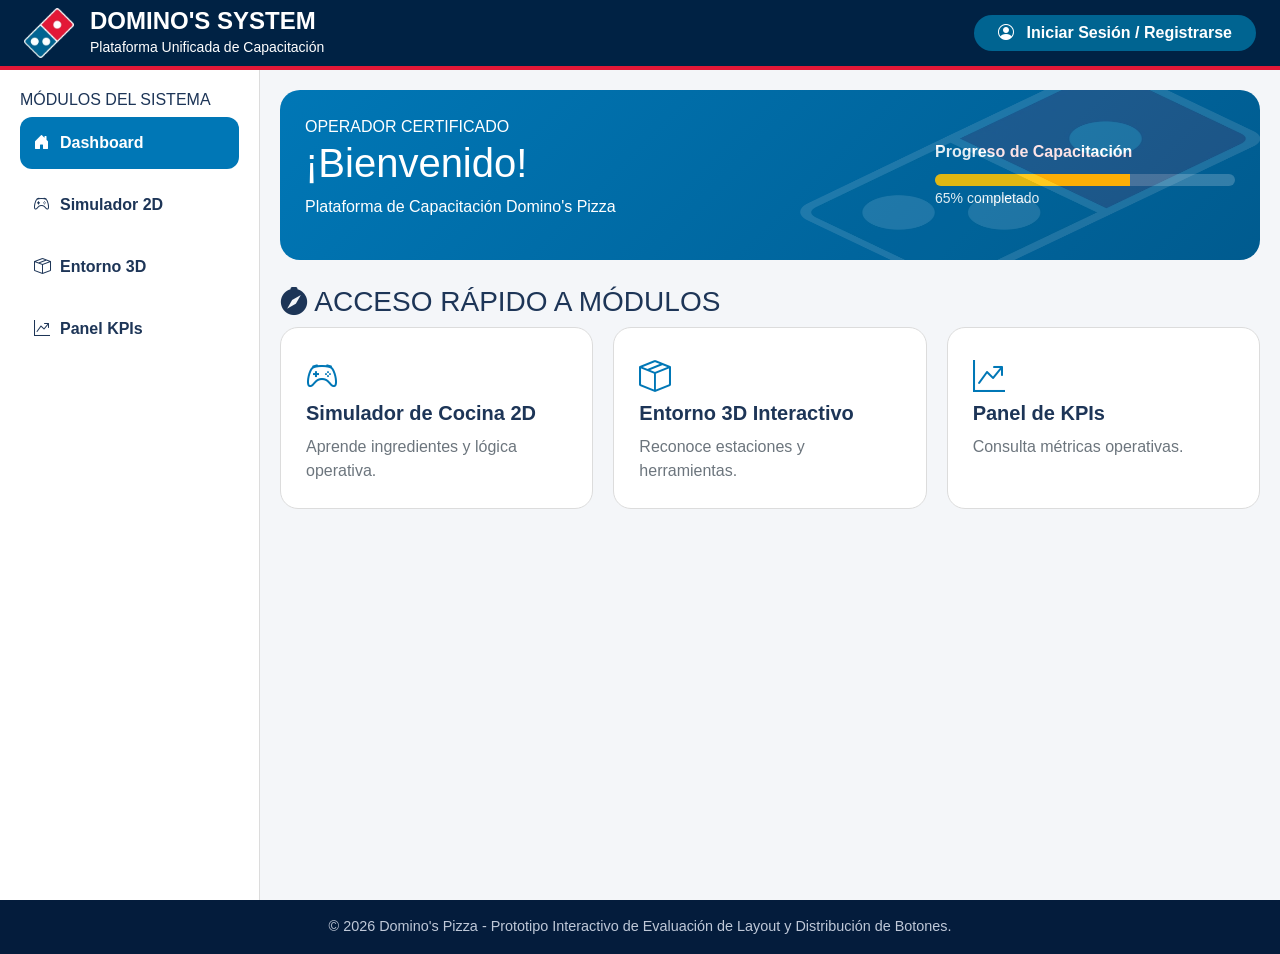
<file: index.html>
<!DOCTYPE html>
<html lang="es">
<head>

    <meta charset="UTF-8">
    <meta name="viewport" content="width=device-width, initial-scale=1.0">

    <title>Domino's System</title>

    <meta name="description" content="Domino's System: plataforma unificada de capacitación para empleados de Domino's Pizza, con simulador 2D, entorno 3D interactivo y panel de KPIs.">

    <!-- BOOTSTRAP -->
    <link rel="stylesheet" href="css/bootstrap.min.css">

    <!-- BOOTSTRAP ICONS (carga no bloqueante: no es crítico para el primer render) -->
    <link rel="stylesheet" href="./css/bootstrap-icons.min.css" media="print" onload="this.media='all'">
    <noscript><link rel="stylesheet" href="./css/bootstrap-icons.min.css"></noscript>

    <!-- CSS -->
    <link rel="stylesheet" href="css/styles.css">

</head>

<body>

<header class="topbar d-flex justify-content-between align-items-center px-4">

    <!-- Sección Izquierda: Menú y Logo -->
    <div class="d-flex align-items-center gap-3">

        <button class="menu-btn" id="menuBtn">
            <i class="bi bi-list"></i>
        </button>

        <div class="d-flex align-items-center gap-3">

            <!-- LOGO CLICKEABLE -->
            <a href="index.html" class="logo-container">
                <img src="images/logo-icon.webp" alt="Domino's Pizza" class="logo-dominos" width="128" height="128">
            </a>

            <div>
                <h4 class="m-0 fw-bold">
                    DOMINO'S SYSTEM
                </h4>
                <small>
                    Plataforma Unificada de Capacitación
                </small>
            </div>

        </div>

    </div>
    
    <!-- Sección Derecha: Botón de Login -->
    <div>
        <a href="login.html" class="btn btn-primary fw-bold rounded-pill px-4" style="background-color: #006491; border: none;">
            <i class="bi bi-person-circle me-2"></i> Iniciar Sesión / Registrarse
        </a>
    </div>

</header>

<div class="layout">

    <!-- SIDEBAR -->

    <aside class="sidebar" id="sidebar">

        <h6 class="sidebar-title">
            MÓDULOS DEL SISTEMA
        </h6>

        <ul>

            <li>
                <a href="index.html" class="active">
                    <i class="bi bi-house-door-fill"></i>
                    Dashboard
                </a>
            </li>

            <li>
                <a href="modules/simulador-2d/index.html">
                    <i class="bi bi-controller"></i>
                    Simulador 2D
                </a>
            </li>

            <li>
                <a href="modules/entorno-3d/index.html">
                    <i class="bi bi-box-seam"></i>
                    Entorno 3D
                </a>
            </li>

            <li>
                <a href="modules/panel-kpis/index.html">
                    <i class="bi bi-graph-up-arrow"></i>
                    Panel KPIs
                </a>
            </li>

        </ul>

    </aside>

    <!-- MAIN -->

    <main class="main-content">

        <!-- BIENVENIDA -->

        <section class="welcome-card">

            <!-- IMAGEN DECORATIVA TRANSPARENTE -->
            <img
                src="images/logo-decorativo.webp"
                alt="Decoración"
                class="welcome-bg-image"
                width="460"
                height="460">

            <div class="welcome-wrapper">

                <div>

                    <span class="badge-custom">
                        OPERADOR CERTIFICADO
                    </span>

                    <h1 class="welcome-title">
                        ¡Bienvenido!
                    </h1>

                    <p>
                        Plataforma de Capacitación Domino's Pizza
                    </p>

                </div>

                <div class="progress-box">

                    <p class="mb-2 fw-semibold">
                        Progreso de Capacitación
                    </p>

                    <div class="progress-custom">
                        <div></div>
                    </div>

                    <small>
                        65% completado
                    </small>

                </div>

            </div>

        </section>

        <!-- TITULO -->

        <div class="section-header">

            <h3>
                <i class="bi bi-compass-fill"></i>
                ACCESO RÁPIDO A MÓDULOS
            </h3>

        </div>

        <!-- TARJETAS -->

        <div class="cards-grid">

            <a href="modules/simulador-2d/index.html" class="module-card">
                <i class="bi bi-controller"></i>
                <h5>
                    Simulador de Cocina 2D
                </h5>
                <p>
                    Aprende ingredientes y lógica operativa.
                </p>
            </a>

            <a href="modules/entorno-3d/index.html" class="module-card">
                <i class="bi bi-box-seam"></i>
                <h5>
                    Entorno 3D Interactivo
                </h5>
                <p>
                    Reconoce estaciones y herramientas.
                </p>
            </a>

            <a href="modules/panel-kpis/index.html" class="module-card">
                <i class="bi bi-graph-up-arrow"></i>
                <h5>
                    Panel de KPIs
                </h5>
                <p>
                    Consulta métricas operativas.
                </p>
            </a>

        </div>

    </main>

</div>

<!-- FOOTER -->

<footer class="footer">
    © 2026 Domino's Pizza - Prototipo Interactivo de Evaluación de Layout y Distribución de Botones.
</footer>

<script src="js/bootstrap.bundle.min.js"></script>
<script src="js/main.js"></script>

</body>
</html>
</file>
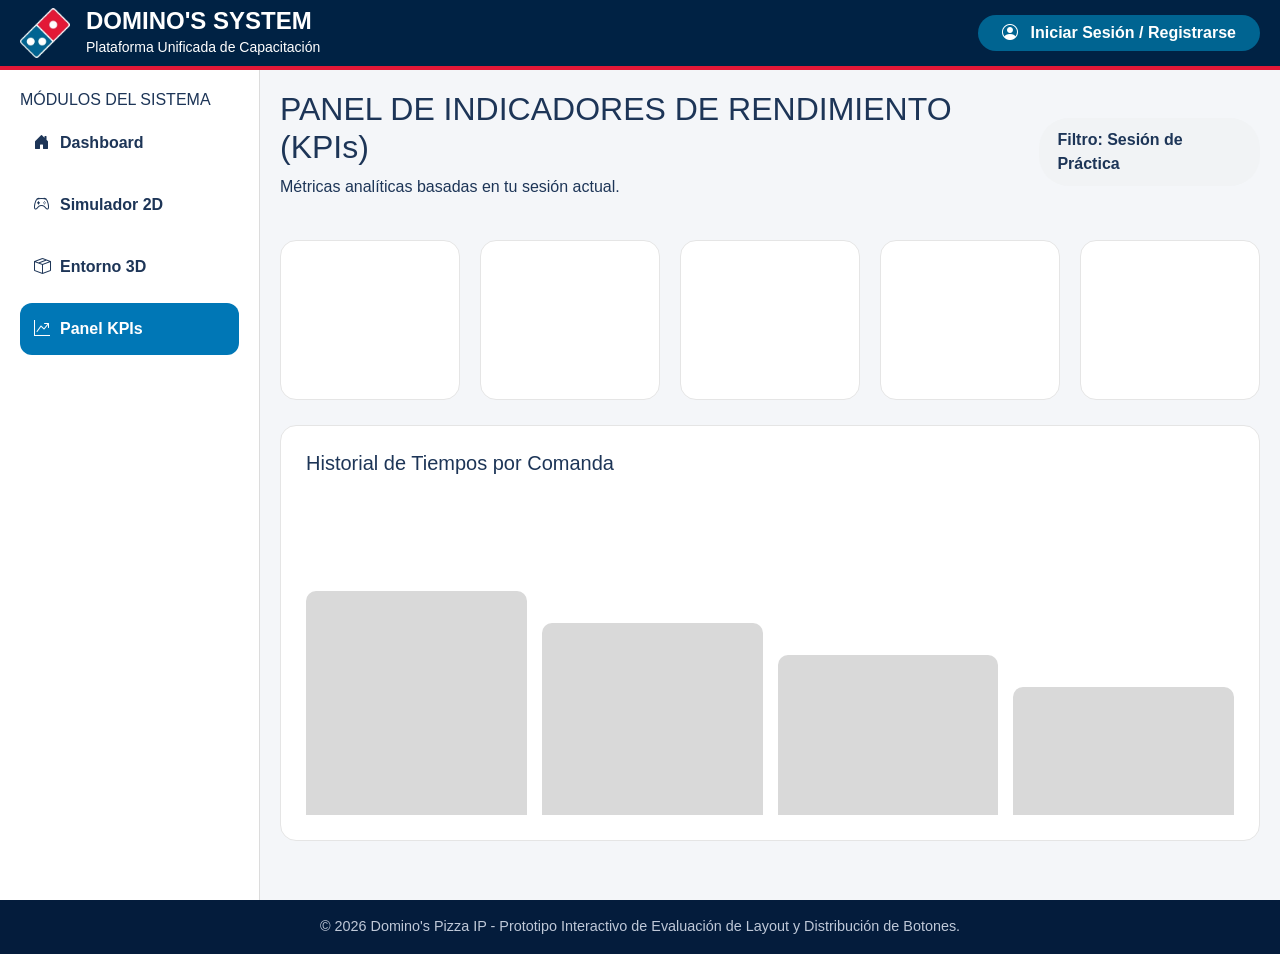
<file: modules/panel-kpis/index.html>
<!DOCTYPE html>
<html lang="es">
<head>

    <meta charset="UTF-8">
    <meta name="viewport" content="width=device-width, initial-scale=1.0">

    <title>Panel KPIs</title>

    <link rel="stylesheet" href="../../css/bootstrap.min.css">

    <link rel="stylesheet"
    href="../../css/bootstrap-icons.min.css">

    <link rel="stylesheet" href="../../css/styles.css">

</head>

<body>

<header class="topbar">

    <div class="d-flex align-items-center gap-3">

        <button class="menu-btn" id="menuBtn">
            <i class="bi bi-list"></i>
        </button>

        <div class="d-flex align-items-center gap-3">

            <!-- LOGO CLICKEABLE -->
            <a href="../../index.html" class="logo-container">

                <img
                    src="../../images/logo-icon.webp"
                    alt="Domino's Pizza"
                    class="logo-dominos"
                    width="128"
                    height="128">

            </a>

            <div>

                <h4 class="m-0 fw-bold">
                    DOMINO'S SYSTEM
                </h4>

                <small>
                    Plataforma Unificada de Capacitación
                </small>

            </div>

        </div>

    </div>

            <!-- Sección Derecha: Botón de Login -->
    <div>
        <a href="../../login.html" class="btn btn-primary fw-bold rounded-pill px-4" style="background-color: #006491; border: none;">
            <i class="bi bi-person-circle me-2"></i> Iniciar Sesión / Registrarse
        </a>
    </div>


</header>

<div class="layout">

    <!-- SIDEBAR -->

    <aside class="sidebar" id="sidebar">

        <h6 class="sidebar-title">
            MÓDULOS DEL SISTEMA
        </h6>

        <ul>

            <li>
                <a href="../../index.html">
                    <i class="bi bi-house-door-fill"></i>
                    Dashboard
                </a>
            </li>

            <li>
                <a href="../simulador-2d/index.html">
                    <i class="bi bi-controller"></i>
                    Simulador 2D
                </a>
            </li>

            <li>
                <a href="../entorno-3d/index.html">
                    <i class="bi bi-box-seam"></i>
                    Entorno 3D
                </a>
            </li>

            <li>
                <a href="#" class="active">
                    <i class="bi bi-graph-up-arrow"></i>
                    Panel KPIs
                </a>
            </li>

        </ul>

    </aside>

    <!-- MAIN CONTENT -->

    <main class="main-content">

        <!-- HEADER -->

        <section class="kpi-header">

            <div>

                <h2>
                    PANEL DE INDICADORES DE RENDIMIENTO (KPIs)
                </h2>

                <p>
                    Métricas analíticas basadas en tu sesión actual.
                </p>

            </div>

            <div class="kpi-filter">
                Filtro: Sesión de Práctica
            </div>

        </section>

        <!-- TARJETAS KPI -->

        <section class="kpi-cards">

            <div class="kpi-card"></div>

            <div class="kpi-card"></div>

            <div class="kpi-card"></div>

            <div class="kpi-card"></div>

            <div class="kpi-card"></div>

        </section>

        <!-- GRAFICA -->

        <section class="kpi-chart">

            <h5>
                Historial de Tiempos por Comanda
            </h5>

            <div class="chart-placeholder">

                <div class="bar bar-1"></div>

                <div class="bar bar-2"></div>

                <div class="bar bar-3"></div>

                <div class="bar bar-4"></div>

            </div>

        </section>

    </main>

</div>

<script src="../../js/bootstrap.bundle.min.js"></script>
<script src="../../js/main.js"></script>

<footer class="footer">
    © 2026 Domino's Pizza IP - Prototipo Interactivo de Evaluación de Layout y Distribución de Botones.
</footer>

</body>
</html>
</file>
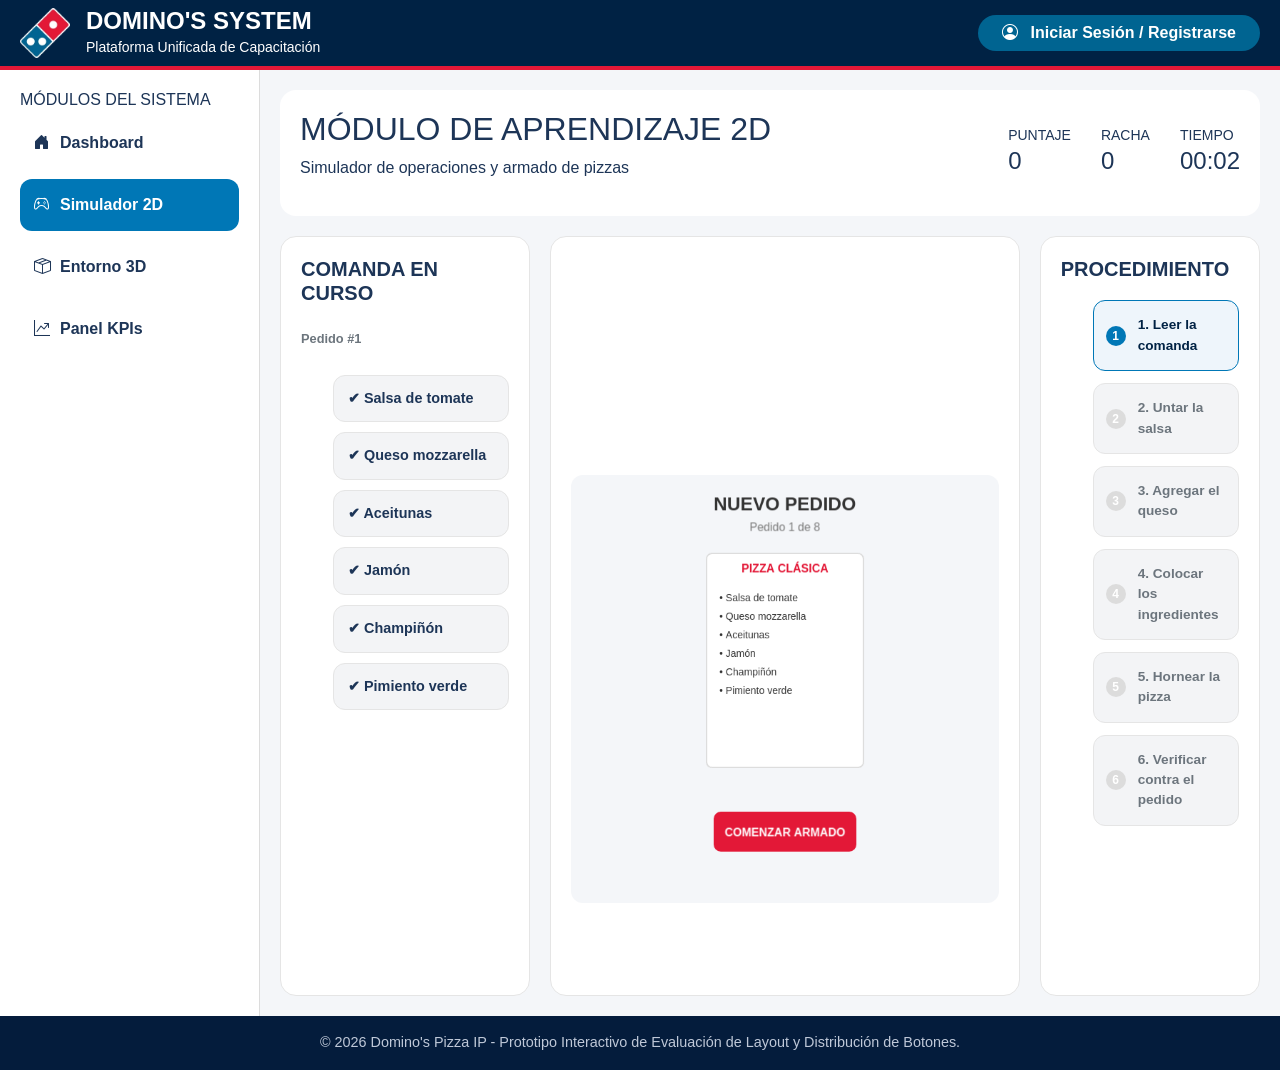
<file: modules/simulador-2d/index.html>
<!DOCTYPE html>
<html lang="es">
<head>

    <meta charset="UTF-8">
    <meta name="viewport" content="width=device-width, initial-scale=1.0">

    <title>Simulador 2D</title>

    <meta name="description" content="Simulador 2D de armado de pizzas de Domino's: practica ingredientes, procedimientos y tiempos de preparación en un entorno de capacitación interactivo.">

    <link rel="stylesheet" href="../../css/bootstrap.min.css">

    <link rel="stylesheet" href="../../css/bootstrap-icons.min.css" media="print" onload="this.media='all'">
    <noscript><link rel="stylesheet" href="../../css/bootstrap-icons.min.css"></noscript>

    <link rel="stylesheet" href="../../css/styles.css">
    

</head>

<body>

<header class="topbar">

    <div class="d-flex align-items-center gap-3">

        <button class="menu-btn" id="menuBtn">
            <i class="bi bi-list"></i>
        </button>

        <div class="d-flex align-items-center gap-3">

            <!-- LOGO CLICKEABLE -->
            <a href="../../index.html" class="logo-container">

                <img
                    src="../../images/logo-icon.webp"
                    alt="Domino's Pizza"
                    class="logo-dominos"
                    width="128"
                    height="128">

            </a>

            <div>

                <h4 class="m-0 fw-bold">
                    DOMINO'S SYSTEM
                </h4>

                <small>
                    Plataforma Unificada de Capacitación
                </small>

            </div>

        </div>

    </div>

            <!-- Sección Derecha: Botón de Login -->
    <div>
        <a href="../../login.html" class="btn btn-primary fw-bold rounded-pill px-4" style="background-color: #006491; border: none;">
            <i class="bi bi-person-circle me-2"></i> Iniciar Sesión / Registrarse
        </a>
    </div>


</header>

<div class="layout">

    <!-- SIDEBAR -->

    <aside class="sidebar" id="sidebar">

        <h6 class="sidebar-title">
            MÓDULOS DEL SISTEMA
        </h6>

        <ul>

            <li>
                <a href="../../index.html">
                    <i class="bi bi-house-door-fill"></i>
                    Dashboard
                </a>
            </li>

            <li>
                <a href="#" class="active">
                    <i class="bi bi-controller"></i>
                    Simulador 2D
                </a>
            </li>

            <li>
                <a href="../entorno-3d/index.html">
                    <i class="bi bi-box-seam"></i>
                    Entorno 3D
                </a>
            </li>

            <li>
                <a href="../panel-kpis/index.html">
                    <i class="bi bi-graph-up-arrow"></i>
                    Panel KPIs
                </a>
            </li>

        </ul>

    </aside>

    <!-- MAIN -->

    <main class="main-content">

        <!-- BANNER SUPERIOR -->

        <section class="module-banner">

            <div>

                <h2>
                    MÓDULO DE APRENDIZAJE 2D
                </h2>

                <p>
                    Simulador de operaciones y armado de pizzas
                </p>

            </div>

            <div class="module-stats">

                <div>
                    <small>PUNTAJE</small>
                    <h4>0</h4>
                </div>

                <div>
                    <small>RACHA</small>
                    <h4>0</h4>
                </div>

                <div>
                    <small>TIEMPO</small>
                    <h4>00:00</h4>
                </div>

            </div>

        </section>

        <!-- CONTENIDO PRINCIPAL -->

        <div class="simulator-layout">

            <!-- PANEL IZQUIERDO -->

            <section class="sim-card info-panel">

                <h5>COMANDA EN CURSO</h5>

                <div class="placeholder-box"></div>

                <div class="placeholder-box"></div>

                <div class="placeholder-box"></div>

                <div class="placeholder-box"></div>

                <div class="placeholder-box"></div>

            </section>

            <!-- PANEL CENTRAL -->

                <section class="sim-card simulator-panel">

                    <div id="game-container"></div>

                </section>

            <!-- PANEL DERECHO -->

            <section class="sim-card process-panel">

                <h5>PROCEDIMIENTO</h5>
                

                <div class="step-placeholder"></div>

                <div class="step-placeholder"></div>

                <div class="step-placeholder"></div>

                <div class="step-placeholder"></div>

                <hr>

                <div class="action-placeholder"></div>

                <div class="action-placeholder"></div>

            </section>

        </div>

    </main>

</div>

<script src="../../js/bootstrap.bundle.min.js"></script>
<script src="../../js/main.js"></script>
<script src="../../js/phaser.min.js"></script>
<script src="../../js/game.js"></script>

<footer class="footer">
    © 2026 Domino's Pizza IP - Prototipo Interactivo de Evaluación de Layout y Distribución de Botones.
</footer>

</body>
</html>
</file>
<file: css/styles.css>
/* =========================================
   RESET
========================================= */

*{
  margin:0;
  padding:0;
  box-sizing:border-box;
}

body{
  font-family:Arial, sans-serif;
  background:#f4f6f9;
  overflow-x:hidden;
  color:#1d3557;
}

/* =========================================
   PALETA DE COLORES
========================================= */

/*

AZUL PRINCIPAL:
#0077b6

AZUL OSCURO:
#002244

ROJO:
#e31837

VERDE:
#13b97d

GRIS CLARO:
#f4f6f9

BORDES:
#dcdcdc

*/

/* =========================================
   NAVBAR
========================================= */

.topbar{
  height:70px;
  background:#002244;
  border-bottom:4px solid #e31837;
  display:flex;
  align-items:center;
  justify-content:space-between;
  padding:0 20px;
  position:sticky;
  top:0;
  z-index:1000;
  color:white;
}

.menu-btn{
  border:none;
  background:none;
  font-size:22px;
  display:none;
  color:white;
  cursor:pointer;
}

/* =========================================
   LAYOUT
========================================= */

.layout{
  display:flex;
  min-height:calc(100vh - 70px);
}

/* =========================================
   SIDEBAR
========================================= */

.sidebar{
  width:260px;
  background:white;
  border-right:1px solid #dcdcdc;
  padding:20px;
  transition:.3s;
}

.sidebar ul{
  list-style:none;
  padding-left:0;
}

.sidebar ul li{
  margin-bottom:10px;
}

.sidebar ul li a{
  display:flex;
  align-items:center;
  gap:10px;
  text-decoration:none;
  color:#1d3557;
  padding:14px;
  border-radius:12px;
  font-weight:600;
  transition:.3s;
}

.sidebar ul li a:hover{
  background:#eef5fb;
}

.sidebar ul li a.active{
  background:#0077b6;
  color:white;
}

/* =========================================
   MAIN
========================================= */

.main-content{
  flex:1;
  padding:20px;
  width:100%;
}

/* =========================================
   WELCOME CARD
========================================= */

.welcome-card{
  background:linear-gradient(
    135deg,
    #0077b6,
    #005b8f
  );

  color:white;
  border-radius:20px;
  padding:25px;
  margin-bottom:25px;
}

.welcome-wrapper{
  display:flex;
  justify-content:space-between;
  align-items:center;
  gap:20px;
  flex-wrap:wrap;
}

.progress-box{
  width:300px;
  max-width:100%;
}

.progress-custom{
  width:100%;
  height:12px;
  background:rgba(255,255,255,.2);
  border-radius:20px;
  overflow:hidden;
  margin-top:10px;
}

.progress-custom div{
  width:65%;
  height:100%;
  background:#ffc300;
}

/* =========================================
   GRID
========================================= */

.cards-grid{
  display:grid;
  grid-template-columns:repeat(
    auto-fit,
    minmax(250px,1fr)
  );

  gap:20px;
}

/* =========================================
   MODULE CARDS
========================================= */

.module-card{
  background:white;
  border:1px solid #dcdcdc;
  border-radius:18px;
  padding:25px;
  text-decoration:none;
  color:#1d3557;

  transition:
    transform .25s ease,
    box-shadow .25s ease,
    border-color .25s ease;
}

.module-card:hover{
  transform:translateY(-6px);

  box-shadow:
    0 10px 25px rgba(0,0,0,.08);

  border-color:#0077b6;
}

.module-card i{
  font-size:32px;
  margin-bottom:15px;
  color:#0077b6;
}

.module-card h5{
  margin-bottom:10px;
  font-weight:700;
}

.module-card p{
  color:#6c757d;
  margin:0;
}

/* =========================================
   DEVELOPMENT BOX
========================================= */

.development-box{
  background:white;
  border:1px solid #dcdcdc;
  border-radius:18px;
  padding:60px 20px;
  text-align:center;
}

.development-box h2{
  margin-bottom:15px;
  color:#0077b6;
}

/* =========================================
   RESPONSIVE
========================================= */

@media(max-width:991px){

  .menu-btn{
    display:block;
  }

  .sidebar{
    position:fixed;
    left:-100%;
    top:70px;
    width:250px;
    height:100%;
    z-index:1000;
  }

  .sidebar.show{
    left:0;
  }

  .layout{
    flex-direction:column;
  }

  .main-content{
    width:100%;
    padding:15px;
  }

  .welcome-wrapper{
    flex-direction:column;
    align-items:flex-start;
  }

  .progress-box{
    width:100%;
  }

}

@media(max-width:576px){

  .main-content{
    padding:10px;
  }

  .cards-grid{
    grid-template-columns:1fr;
  }

  .welcome-card{
    padding:20px;
  }

  .module-card{
    padding:20px;
  }

}

/* =========================================
   LOGO DOMINO'S
========================================= */

.logo-container{
    display:flex;
    align-items:center;
    justify-content:center;
}

.logo-dominos{
    width:55px;
    height:auto;
    object-fit:contain;
}

@media (max-width:768px){

    .logo-dominos{
        width:40px;
    }

    .topbar h4{
        font-size:1rem;
    }

    .topbar small{
        font-size:.75rem;
    }

}

/* ===================================
   MODULO SIMULADOR
=================================== */

.module-banner{
    background:#fff;
    border-radius:16px;
    padding:20px;
    margin-bottom:20px;
    display:flex;
    justify-content:space-between;
    align-items:center;
    gap:20px;
}

.module-stats{
    display:flex;
    gap:30px;
}

.simulator-layout{
    display:grid;
    grid-template-columns:
        0.85fr
        1.6fr
        0.75fr;
    gap:20px;
}

.entorno-layout {
    display: flex;
    flex-direction: column;
    gap: 20px;
}

.sim-card{
    background:#fff;
    border-radius:16px;
    padding:20px;
    min-height:500px;
    border:1px solid #e5e5e5;
}

/* ===================================
   ENTORNO 3D - CORRECCIONES
=================================== */

/* Quitar padding solo al contenedor del 3D para que no tenga bordes blancos */
.viewer-panel {
    padding: 0;
    overflow: hidden;
}

/* Quitar el margen fantasma del canvas */
#scene-container canvas {
    display: block;
    outline: none;
}

.simulator-panel{
    min-height:760px;
}

/* IZQUIERDA */

.info-panel{
    display:flex;
    flex-direction:column;
    gap:20px;
}

.placeholder-box{
    height:100px;
    border-radius:12px;
    background:#f3f4f6;
}

/* CENTRO */

.simulator-panel{
    display:flex;
    flex-direction:column;
    justify-content:center;
    align-items:center;
}

.pizza-placeholder{
    width:320px;
    height:320px;
    border-radius:50%;
    background:#d9d9d9;
}

.controls-placeholder{
    display:flex;
    gap:15px;
    margin-top:30px;
}

.controls-placeholder div{
    width:18px;
    height:18px;
    border-radius:50%;
    background:#cfcfcf;
}

/* DERECHA */

.process-panel{
    display:flex;
    flex-direction:column;
    gap:15px;
}

.step-placeholder{
    height:60px;
    border-radius:12px;
    background:#f3f4f6;
}

.action-placeholder{
    height:50px;
    border-radius:12px;
    background:#e0e0e0;
}

/* ===================================
   RESPONSIVE
=================================== */

@media (max-width:1200px){
    .simulator-layout{
        grid-template-columns:1fr;
    }
    .sim-card{
        min-height:auto;
    }
}

@media (max-width:768px){
    .module-banner{
        flex-direction:column;
        align-items:flex-start;
    }
    .module-stats{
        width:100%;
        justify-content:space-between;
    }
    .pizza-placeholder{
        width:220px;
        height:220px;
    }
}

/* =====================================
   PANEL KPIs
===================================== */

.kpi-header{
    display:flex;
    justify-content:space-between;
    align-items:center;
    gap:20px;
    margin-bottom:25px;
}

.kpi-filter{
    padding:10px 18px;
    border-radius:30px;
    background:#f1f3f5;
    font-weight:600;
}

.kpi-cards{
    display:grid;
    grid-template-columns:repeat(5,1fr);
    gap:20px;
    margin-bottom:25px;
}

.kpi-card{
    height:160px;
    background:#fff;
    border-radius:16px;
    border:1px solid #e5e5e5;
}

.kpi-chart{
    background:#fff;
    border-radius:16px;
    border:1px solid #e5e5e5;
    padding:25px;
}

.chart-placeholder{
    height:320px;
    display:flex;
    align-items:flex-end;
    gap:15px;
    margin-top:20px;
}

.bar{
    flex:1;
    border-radius:10px 10px 0 0;
    background:#d9d9d9;
}

.bar-1{ height:70%; }
.bar-2{ height:60%; }
.bar-3{ height:50%; }
.bar-4{ height:40%; }

/* RESPONSIVE */

@media (max-width:1200px){
    .kpi-cards{
        grid-template-columns:repeat(2,1fr);
    }
}

@media (max-width:768px){
    .kpi-header{
        flex-direction:column;
        align-items:flex-start;
    }
    .kpi-cards{
        grid-template-columns:1fr;
    }
    .chart-placeholder{
        height:220px;
    }
}

/* ---------- LOGO ---------- */

.logo-container{
    display:flex;
    align-items:center;
    text-decoration:none;
}

.logo-dominos{
    height:50px;
    width:auto;
}

/* ---------- WELCOME CARD ---------- */

.welcome-card{
    position:relative;
    overflow:hidden;
}

.welcome-bg-image{
    position:absolute;
    right:0;
    top:50%;
    transform:translateY(-50%);
    height:220px;
    opacity:.12;
    pointer-events:none;
}

/* ---------- FOOTER ---------- */

.footer{
    background:#041c3c;
    color:#bfc8d8;
    text-align:center;
    padding:16px;
    font-size:.9rem;
    margin-top:auto;
}

/* ---------- RESPONSIVE ---------- */

@media (max-width:768px){
    .welcome-bg-image{
        height:140px;
        opacity:.08;
    }
    .footer{
        font-size:.8rem;
        padding:12px;
    }
}

#game-container{
    width:100%;
    display:flex;
    justify-content:center;
    align-items:center;
}

/* ===================================
   PHASER RESPONSIVO
=================================== */

#game-container{
    width:100%;
    max-width:700px;
    margin:auto;
    display:flex;
    justify-content:center;
    align-items:center;
}

#game-container canvas{
    width:100% !important;
    height:auto !important;
    border-radius:12px;
    display:block;
}

/* Tablets */
@media (max-width:768px){
    #game-container{
        max-width:520px;
    }
}

/* Celulares */
@media (max-width:576px){
    #game-container{
        max-width:380px;
    }
}

/* =====================================================
   SIMULADOR 2D - CONTENIDO DINÁMICO (game.js)
   Estilos para la comanda y el procedimiento que se
   generan/actualizan en vivo desde el juego de Phaser.
===================================================== */

/* ---- Panel izquierdo: "COMANDA EN CURSO" ---- */

.info-panel h5{
    font-weight:700;
    color:#1d3557;
    margin-bottom:4px;
}

.ticket-order-num{
    font-size:.8rem;
    color:#6c757d;
    font-weight:600;
    margin-bottom:6px;
}

.ticket-list{
    list-style:none;
    display:flex;
    flex-direction:column;
    gap:10px;
}

.ticket-list li{
    background:#f3f4f6;
    border:1px solid #e5e5e5;
    border-radius:12px;
    padding:12px 14px;
    font-size:.9rem;
    font-weight:600;
    color:#1d3557;
}

/* ---- Panel derecho: "PROCEDIMIENTO" ---- */

.process-panel h5{
    font-weight:700;
    color:#1d3557;
    margin-bottom:4px;
}

.steps-list{
    list-style:none;
    counter-reset:paso;
    display:flex;
    flex-direction:column;
    gap:12px;
}

.steps-list li{
    counter-increment:paso;
    background:#f3f4f6;
    border:1px solid #e5e5e5;
    border-radius:12px;
    padding:14px 14px 14px 44px;
    position:relative;
    font-size:.85rem;
    font-weight:600;
    color:#6c757d;
    transition:.25s;
}

.steps-list li::before{
    content:counter(paso);
    position:absolute;
    left:12px;
    top:50%;
    transform:translateY(-50%);
    width:20px;
    height:20px;
    border-radius:50%;
    background:#dcdcdc;
    color:#fff;
    font-size:.75rem;
    display:flex;
    align-items:center;
    justify-content:center;
    transition:.25s;
}

.steps-list li.step-active{
    background:#eef5fb;
    border-color:#0077b6;
    color:#002244;
}

.steps-list li.step-active::before{
    background:#0077b6;
}
</file>
